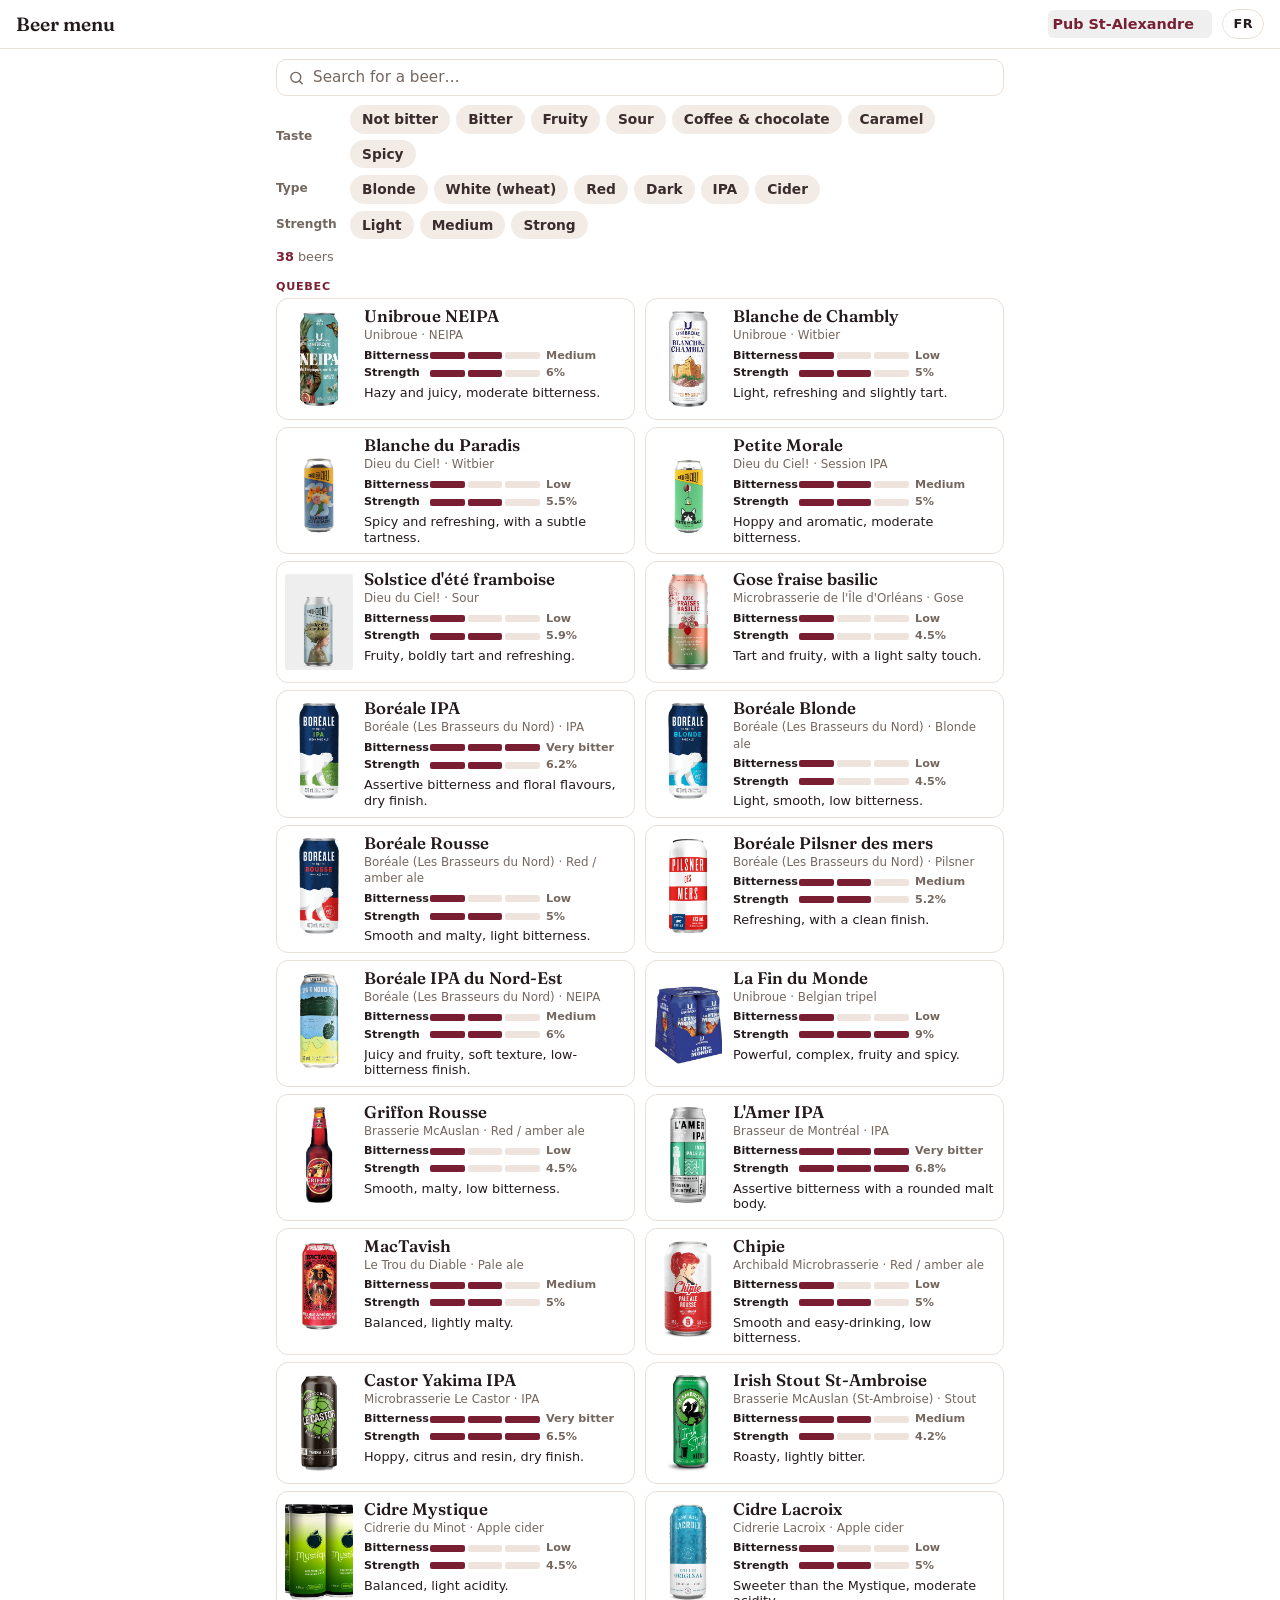
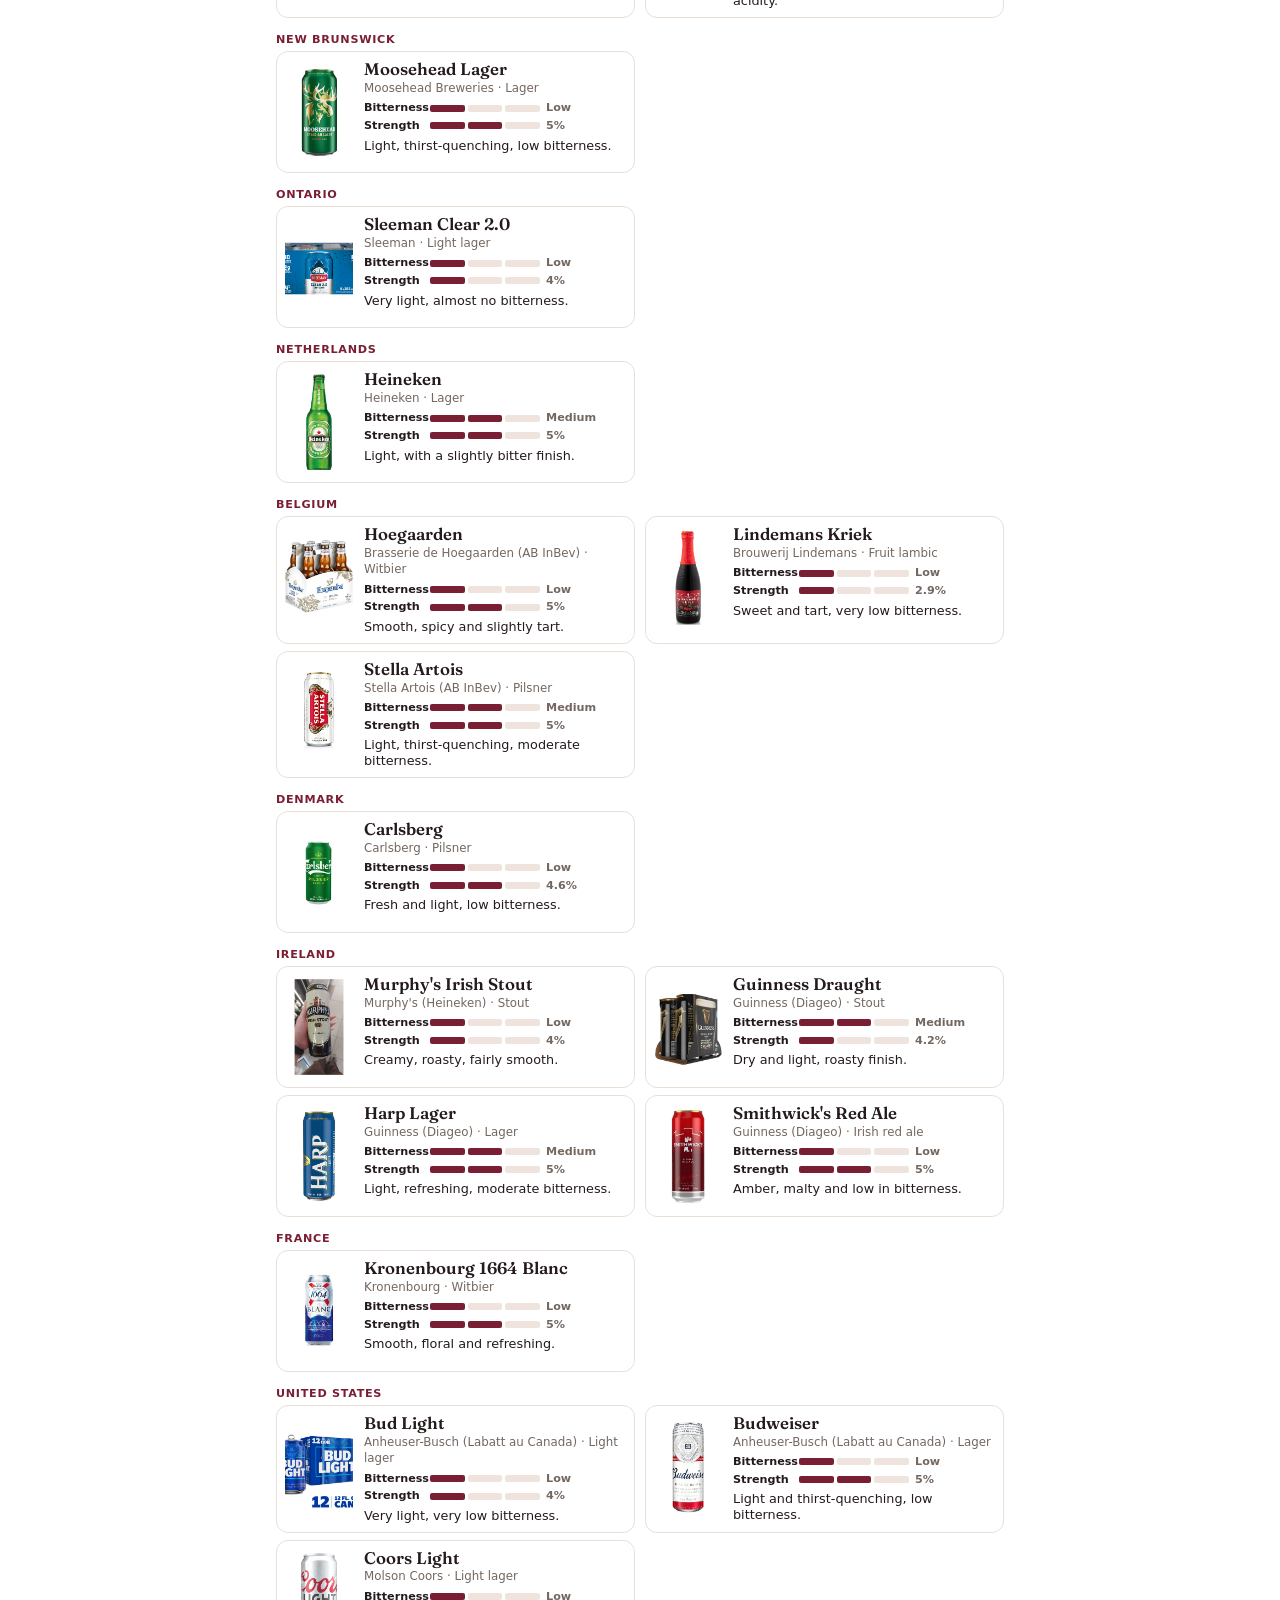
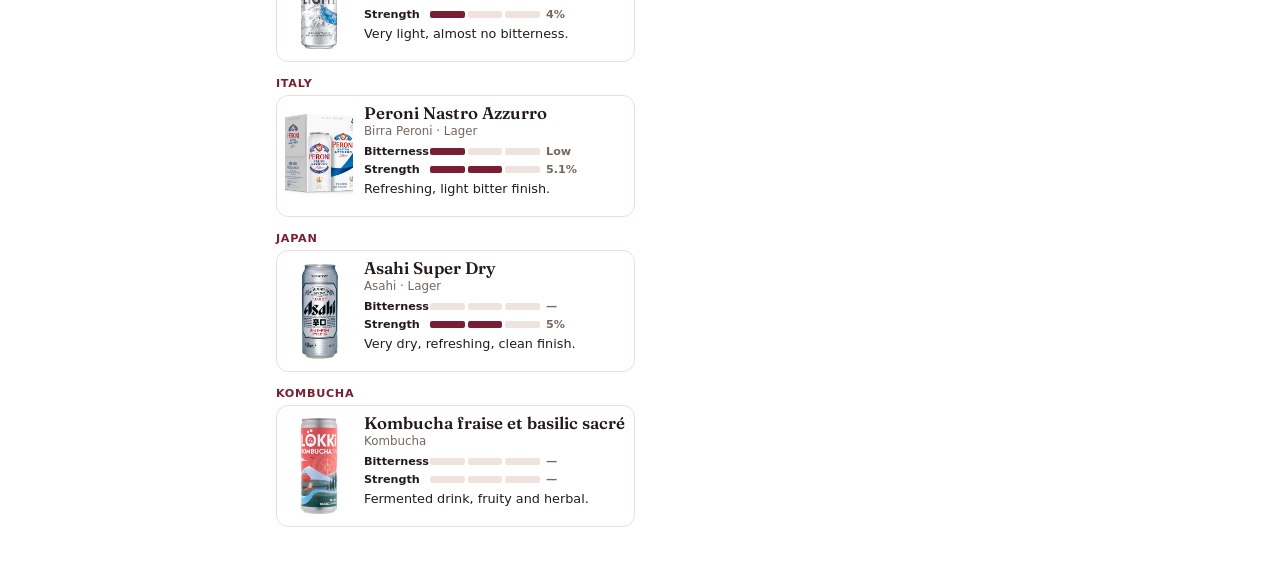
<file: index.html>
<!doctype html>
<html lang="fr-CA">
<head>
  <meta charset="utf-8">
  <meta name="viewport" content="width=device-width, initial-scale=1, viewport-fit=cover">
  <title>Carte des bières</title>
  <meta name="description" content="Les bières du pub : goût, amertume, force et accords, d’un coup d’œil.">
  <meta name="theme-color" content="#7a1f33">
  <meta name="apple-mobile-web-app-capable" content="yes">
  <meta name="mobile-web-app-capable" content="yes">
  <link rel="manifest" href="manifest.webmanifest">
  <link rel="icon" href="icons/icon.svg" type="image/svg+xml">
  <link rel="apple-touch-icon" href="icons/icon-192.png">
  <link rel="preconnect" href="https://fonts.googleapis.com">
  <link rel="preconnect" href="https://fonts.gstatic.com" crossorigin>
  <link rel="stylesheet" href="https://fonts.googleapis.com/css2?family=Fraunces:opsz,wght@9..144,600&display=swap">
  <link rel="stylesheet" href="css/app.css">
  <script type="module" src="js/public.js"></script>
</head>
<body>
  <div id="app"><div class="loading">Chargement…</div></div>
</body>
</html>
</file>
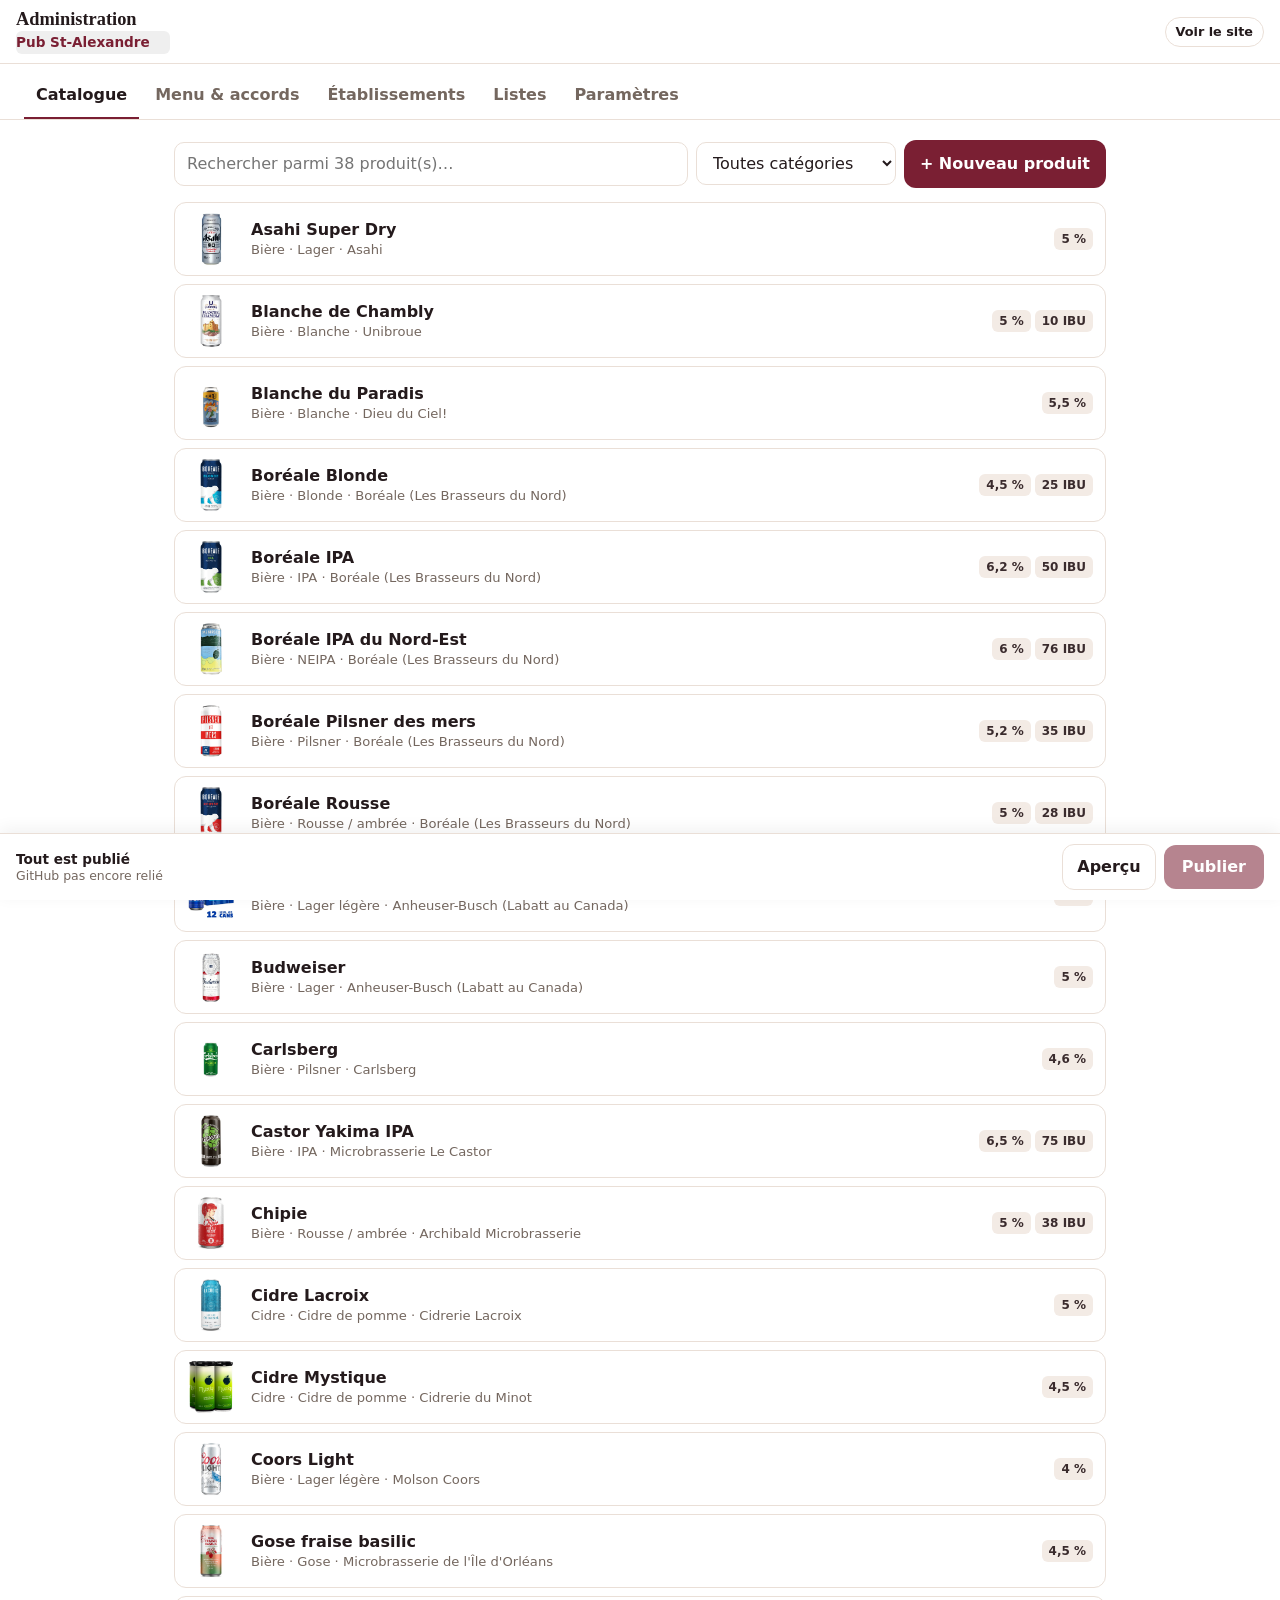
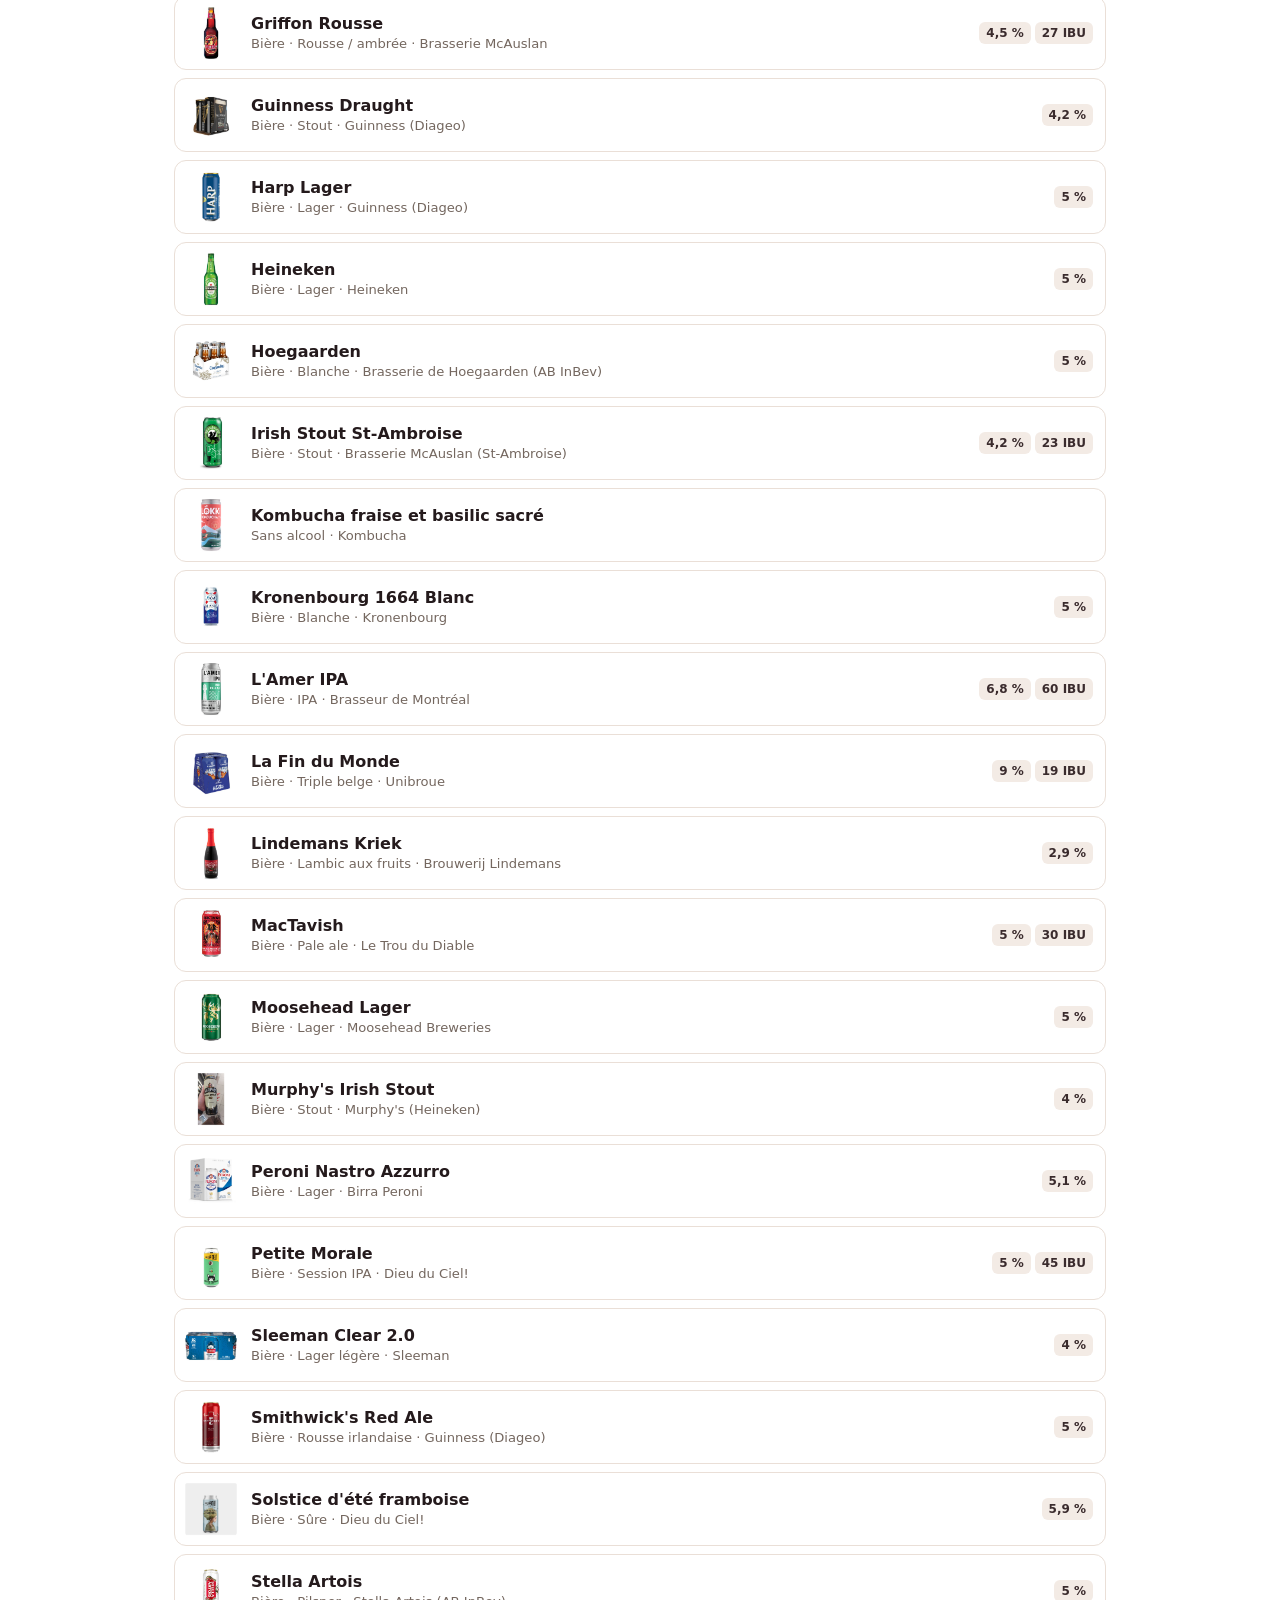
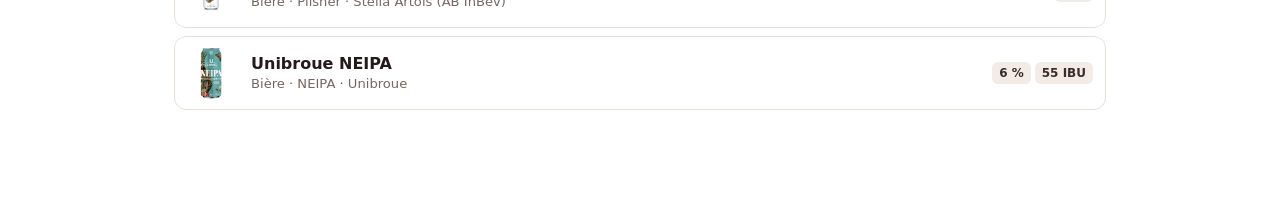
<file: admin.html>
<!doctype html>
<html lang="fr-CA">
<head>
  <meta charset="utf-8">
  <meta name="viewport" content="width=device-width, initial-scale=1, viewport-fit=cover">
  <meta name="robots" content="noindex, nofollow">
  <title>Administration du catalogue</title>
  <meta name="theme-color" content="#a85a0c">
  <link rel="icon" href="icons/icon.svg" type="image/svg+xml">
  <link rel="apple-touch-icon" href="icons/icon-192.png">
  <link rel="stylesheet" href="css/app.css">
  <link rel="stylesheet" href="css/admin.css">
  <script type="module" src="js/admin.js"></script>
</head>
<body class="admin">
  <div id="admin"><div class="loading">Chargement…</div></div>
</body>
</html>
</file>
<file: css/app.css>
/* ===== Jetons de couleur ===== */
:root {
  color-scheme: light;
  --bg: #ffffff;
  --surface: #ffffff;
  --surface-2: #faf1ea;
  --text: #241a1c;
  --muted: #74675f;
  --border: #eadfd7;
  --accent: #7a1f33;
  --accent-strong: #5f1627;
  --accent-ink: #ffffff;
  --accent-soft: #faf1ea;
  --chip: #f3ebe5;
  --chip-text: #3a2b2d;
  --seg: #eee4dd;
  --seg-on: #7a1f33;
  --ok: #2f7a4b;
  --warn: #9a6a00;
  --danger: #b3261e;
  --shadow: 0 1px 2px rgb(60 20 30 / .06), 0 4px 16px rgb(60 20 30 / .07);
  --radius: 14px;
  --radius-sm: 10px;
  --font: system-ui, -apple-system, "Segoe UI", Roboto, "Helvetica Neue", Arial, sans-serif;
  --font-display: Fraunces, ui-serif, Georgia, serif;

  --c-biere: #d38b16;
  --c-cidre: #6f9a2e;
  --c-vin: #8f2747;
  --c-spiritueux: #8a5a35;
  --c-cocktail: #1f8a8a;
  --c-sans-alcool: #3f6fb0;
}
@media (prefers-color-scheme: dark) {
  :root:not([data-theme="light"]) {
    color-scheme: dark;
    --bg: #161112;
    --surface: #201819;
    --surface-2: #2a2021;
    --text: #f4ebe6;
    --muted: #b4a59d;
    --border: #3b2f30;
    --accent: #eb9aab;
    --accent-strong: #f4b5c2;
    --accent-ink: #ffffff;
    --accent-soft: #2a2021;
    --chip: #2f2526;
    --chip-text: #eee2dc;
    --seg: #3d3132;
    --seg-on: #c4566f;
    --ok: #67c08a;
    --warn: #e2b44a;
    --danger: #ff8a80;
    --shadow: 0 1px 2px rgb(0 0 0 / .3), 0 6px 20px rgb(0 0 0 / .3);
  }
}
:root[data-theme="dark"] {
  color-scheme: dark;
  --bg: #161112; --surface: #201819; --surface-2: #2a2021; --text: #f4ebe6; --muted: #b4a59d;
  --border: #3b2f30; --accent: #eb9aab; --accent-strong: #f4b5c2; --accent-ink: #ffffff; --accent-soft: #2a2021;
  --chip: #2f2526; --chip-text: #eee2dc; --seg: #3d3132; --seg-on: #c4566f; --ok: #67c08a; --warn: #e2b44a; --danger: #ff8a80;
}

/* ===== Base ===== */
*, *::before, *::after { box-sizing: border-box; }
html { -webkit-text-size-adjust: 100%; }
body {
  margin: 0;
  background: var(--bg);
  color: var(--text);
  font: 16px/1.4 var(--font);
  -webkit-font-smoothing: antialiased;
}
button, input, select, textarea { font: inherit; color: inherit; }
button { cursor: pointer; }
img { max-width: 100%; display: block; }
[hidden] { display: none !important; }
:focus-visible { outline: 2.5px solid var(--accent); outline-offset: 2px; }
.muted { color: var(--muted); }

/* Remplissage des boutons actifs : le vin, même en mode sombre. */
.puce[aria-pressed="true"], .chip[aria-pressed="true"] { background: #7a1f33; border-color: #7a1f33; color: #fff; }

/* ===== Barre du haut ===== */
.topbar {
  position: sticky; top: 0; z-index: 20;
  display: flex; align-items: center; gap: 10px;
  padding: 9px 16px;
  background: color-mix(in srgb, var(--bg) 90%, transparent);
  backdrop-filter: blur(10px);
  -webkit-backdrop-filter: blur(10px);
  border-bottom: 1px solid var(--border);
}
.topbar h1 {
  flex: 1; min-width: 0; margin: 0;
  font: 600 1.2rem/1.15 var(--font-display);
  white-space: nowrap; overflow: hidden; text-overflow: ellipsis;
}
.etab-select {
  appearance: none; -webkit-appearance: none;
  max-width: 48%; padding: 4px 18px 4px 4px; border: 0; border-radius: 6px;
  background: transparent linear-gradient(45deg, transparent 50%, currentColor 50%) no-repeat calc(100% - 9px) 55% / 5px 5px,
    linear-gradient(135deg, currentColor 50%, transparent 50%) no-repeat calc(100% - 4px) 55% / 5px 5px;
  color: var(--accent); font-weight: 700; font-size: .9rem;
  text-overflow: ellipsis;
}
.etab-select option { color: var(--text); background: var(--surface); }
.etab-select.inline { display: block; max-width: 100%; margin-top: 1px; padding: 2px 20px 2px 0; font-size: .85rem; }
.etab-nom { color: var(--accent); font-weight: 700; font-size: .9rem; }
.btn-lang {
  flex: none; border: 1px solid var(--border); background: var(--surface); border-radius: 999px;
  padding: 5px 10px; font-weight: 700; font-size: .8rem; letter-spacing: .5px;
}
/* utilisé par l'admin */
.brand { min-width: 0; flex: 1; }
.brand h1 { margin: 0; font: 600 1.2rem/1.15 var(--font-display); white-space: nowrap; overflow: hidden; text-overflow: ellipsis; }
.brand .sub { font-size: .8rem; color: var(--muted); white-space: nowrap; overflow: hidden; text-overflow: ellipsis; }

/* ===== Boutons communs ===== */
.btn-primary { padding: 13px 16px; border-radius: 12px; border: 0; background: #7a1f33; color: #fff; font-weight: 700; }
.btn-primary:disabled { opacity: .55; }
.btn-ghost { padding: 13px 16px; border-radius: 12px; border: 1px solid var(--border); background: var(--surface); font-weight: 600; }
.icon-btn { width: 40px; height: 40px; border-radius: 999px; border: 1px solid var(--border); background: var(--surface); display: grid; place-items: center; padding: 0; }
.icon-btn svg { width: 20px; height: 20px; }
.link-btn { border: 0; background: none; color: var(--accent); font-weight: 700; padding: 4px 6px; font-size: .82rem; }
.stat { font-size: .75rem; font-weight: 600; padding: 3px 7px; border-radius: 6px; background: var(--chip); color: var(--chip-text); }
.chips { display: flex; flex-wrap: wrap; gap: 8px; padding: 0 0 16px; }
.chip {
  display: inline-flex; align-items: center; gap: 6px;
  padding: 8px 12px; border-radius: 999px; border: 1px solid transparent;
  background: var(--chip); color: var(--chip-text); font-size: .9rem; line-height: 1.2;
}
.et { font-size: .7rem; font-weight: 800; color: var(--accent); text-transform: uppercase; letter-spacing: .4px; }

/* ===== Page de la carte ===== */
.corps { max-width: 760px; margin: 0 auto; padding: 6px 16px 40px; }
.modes { display: flex; gap: 4px; max-width: 728px; margin: 8px auto 0; padding: 3px; border-radius: 11px; background: var(--chip); width: calc(100% - 32px); }
.mode { flex: 1; padding: 6px; border: 0; border-radius: 8px; background: none; font-weight: 700; font-size: .92rem; color: var(--muted); }
.mode[aria-pressed="true"] { background: var(--surface); color: var(--text); box-shadow: var(--shadow); }

.search { position: relative; display: block; margin-top: 4px; }
.search svg { position: absolute; left: 12px; top: 50%; width: 17px; height: 17px; transform: translateY(-50%); color: var(--muted); pointer-events: none; }
.search input { width: 100%; padding: 7px 12px 7px 36px; border-radius: 10px; border: 1px solid var(--border); background: var(--surface); font-size: .95rem; }
.search input::placeholder { color: var(--muted); }

/* Rangées de boutons */
.rangees { display: flex; flex-direction: column; gap: 5px; margin: 8px -16px 0; }
.rangee { display: flex; align-items: center; }
.rangee-titre { flex: none; width: 66px; padding-left: 16px; font-size: .68rem; line-height: 1.15; font-weight: 800; color: var(--muted); }
.rangee-puces { display: flex; gap: 6px; overflow-x: auto; padding: 1px 16px 1px 0; scrollbar-width: none; flex: 1; min-width: 0; }
.rangee-puces::-webkit-scrollbar { display: none; }
.puce {
  flex: none; padding: 5px 11px; border-radius: 999px; border: 1px solid transparent;
  background: var(--chip); color: var(--chip-text); font-size: .86rem; font-weight: 600; line-height: 1.2;
  white-space: nowrap;
}
.puce:disabled { opacity: .38; cursor: default; }

.meta { display: flex; align-items: center; justify-content: space-between; min-height: 26px; margin: 4px 0 2px; font-size: .8rem; color: var(--muted); }
.meta b { color: var(--accent); }

/* Liste */
.groupe-titre { margin: 8px 0 5px; font: 800 .7rem var(--font); letter-spacing: .7px; text-transform: uppercase; color: var(--accent); }
.carte {
  display: flex; gap: 11px; width: 100%; margin: 0 0 7px; padding: 8px; text-align: left;
  border: 1px solid var(--border); border-radius: 12px; background: var(--surface); color: inherit;
}
.carte:active { background: var(--surface-2); }
.carte-photo { flex: none; width: 68px; height: 104px; border-radius: 8px; overflow: hidden; background: #fff; }
.carte-photo img, .semb-photo img, .fiche-photo img { width: 100%; height: 100%; object-fit: cover; }
.carte-texte { flex: 1; min-width: 0; }
.carte-nom { font: 600 1.05rem/1.12 var(--font-display); }
.carte-sous { margin: 1px 0 4px; font-size: .74rem; color: var(--muted); }
.carte-note, .carte-raison {
  margin-top: 4px; font-size: .8rem; line-height: 1.22;
  display: -webkit-box; -webkit-box-orient: vertical; -webkit-line-clamp: 3; overflow: hidden;
}
.carte-raison { color: var(--text); font-style: italic; }

/* Jauges en trois cases */
.seg { display: flex; gap: 3px; }
.seg i { flex: 1; height: 9px; border-radius: 2px; background: var(--seg); }
.seg i.on { background: var(--seg-on); }
.jauges { display: grid; grid-template-columns: 60px 1fr 80px; gap: 2px 6px; align-items: center; font-size: .7rem; font-weight: 700; }
.jauges .seg i { height: 7px; }
.jauges .val { font-weight: 600; color: var(--muted); white-space: nowrap; }

.ph {
  --ph: var(--c-biere);
  display: grid; place-items: center; width: 100%; height: 100%;
  background: radial-gradient(120% 90% at 30% 20%, color-mix(in srgb, var(--ph) 26%, #fff), color-mix(in srgb, var(--ph) 10%, #fff));
  color: color-mix(in srgb, var(--ph) 80%, #241a1c);
}
.ph svg { width: 56%; height: 56%; }
.ph-biere { --ph: var(--c-biere); } .ph-cidre { --ph: var(--c-cidre); } .ph-vin { --ph: var(--c-vin); }
.ph-spiritueux { --ph: var(--c-spiritueux); } .ph-cocktail { --ph: var(--c-cocktail); } .ph-sans-alcool { --ph: var(--c-sans-alcool); }

.empty { text-align: center; padding: 40px 16px; color: var(--muted); }
.empty strong { display: block; color: var(--text); font-size: 1.05rem; margin-bottom: 4px; }

/* Mode « Par plat » */
.intro { margin: 6px 0 0; font-size: .88rem; color: var(--muted); }
.plat { border-bottom: 1px solid var(--border); }
.plat-titre {
  display: flex; align-items: center; justify-content: space-between; gap: 10px; width: 100%;
  padding: 11px 4px; border: 0; background: none; text-align: left; font-weight: 600;
}
.plat-titre[aria-expanded="true"] { color: var(--accent); }
.plat-nb { flex: none; min-width: 22px; height: 22px; padding: 0 6px; border-radius: 999px; background: var(--chip); color: var(--chip-text); font-size: .75rem; line-height: 22px; text-align: center; }
.plat-accords { padding: 0 0 8px; }

/* ===== Fiche ===== */
dialog.detail {
  padding: 0; border: 0; margin: 0; width: 100%; max-width: 100%; height: 100%; max-height: 100%;
  background: var(--bg); color: var(--text); overflow: hidden;
}
dialog.detail::backdrop { background: rgb(20 10 12 / .55); }
.detail-inner { height: 100%; overflow-y: auto; overscroll-behavior: contain; }

.fiche-bande { position: relative; min-height: 164px; padding: 16px 132px 14px 16px; color: #fff; }
.fiche-bande.clair { color: #241a1c; }
.fiche-bande h2 { margin: 0; font: 600 1.7rem/1.05 var(--font-display); overflow-wrap: anywhere; }
.fiche-sous { margin-top: 5px; font-size: .85rem; opacity: .92; }
.fiche-photo {
  position: absolute; right: 16px; top: 44px; width: 102px; height: 156px;
  border-radius: 12px; overflow: hidden; background: #fff; box-shadow: 0 6px 18px rgb(0 0 0 / .25);
}
.fiche-x {
  position: absolute; right: 10px; top: 8px; z-index: 1; width: 32px; height: 32px; padding: 0;
  display: grid; place-items: center; border: 0; border-radius: 50%; background: rgb(0 0 0 / .45); color: #fff;
}
.fiche-x svg { width: 17px; height: 17px; }

.fiche-corps {
  display: flex; flex-direction: column; gap: 11px;
  max-width: 760px; margin: 0 auto; padding: 44px 16px calc(24px + env(safe-area-inset-bottom));
}
.tuiles { display: grid; grid-template-columns: 1fr 1fr; gap: 8px; }
.tuile { display: block; padding: 8px 11px; border: 0; border-radius: 12px; background: var(--surface-2); text-align: left; }
.tuile b { display: block; margin-top: 2px; font-size: 1.22rem; line-height: 1.1; }
.tuile small { font-size: .72rem; font-weight: 600; color: var(--muted); }
.tuile .seg { margin-top: 6px; }
.indispo { font-size: .82rem; font-weight: 700; color: var(--danger); }
.fiche-note { margin: 0; font-size: 1.02rem; line-height: 1.3; }
.fiche-style { padding: 8px 11px; border-radius: 10px; background: var(--chip); }
.fiche-style p { margin: 2px 0 0; font-size: .9rem; line-height: 1.3; }
.fiche-bloc .et { margin-bottom: 5px; }
.puces { display: flex; flex-wrap: wrap; gap: 6px; }
.raison { margin-top: 5px; font-size: .84rem; line-height: 1.25; color: var(--muted); }
.semb { display: flex; gap: 8px; }
.semb-b { flex: 1; min-width: 0; padding: 0; border: 0; background: none; text-align: left; }
.semb-photo { height: 62px; border: 1px solid var(--border); border-radius: 8px; overflow: hidden; background: #fff; }
.semb-b span { display: block; margin-top: 3px; font-size: .74rem; font-weight: 700; line-height: 1.12; }

/* Mots expliqués */
.mot {
  display: inline; padding: 0; border: 0; border-bottom: 2px dotted var(--accent); border-radius: 0;
  background: none; color: inherit; font: inherit; font-weight: 700; line-height: inherit; text-align: inherit;
}
.feuille-zone { position: absolute; inset: 0; z-index: 5; }
.feuille-fond { position: absolute; inset: 0; background: rgb(20 10 12 / .45); }
.feuille {
  position: absolute; left: 0; right: 0; bottom: 0; max-height: 80%; overflow-y: auto;
  padding: 16px 18px calc(22px + env(safe-area-inset-bottom));
  border-radius: 20px 20px 0 0; background: var(--surface); box-shadow: 0 -8px 30px rgb(0 0 0 / .25);
  animation: monte .18s ease-out;
}
@keyframes monte { from { transform: translateY(30px); opacity: 0; } }
@media (prefers-reduced-motion: reduce) { .feuille { animation: none; } }
.feuille-tete { display: flex; align-items: flex-start; justify-content: space-between; gap: 10px; }
.feuille h3 { margin: 4px 0 6px; font: 600 1.5rem/1.1 var(--font-display); }
.feuille .icon-btn { width: 34px; height: 34px; flex: none; }
.feuille p { margin: 0 0 10px; font-size: 1rem; line-height: 1.35; }
.feuille-ex { padding: 10px 12px; border-radius: 12px; background: var(--surface-2); font-size: .9rem; line-height: 1.3; }
.feuille-ex .et { margin-bottom: 2px; }

/* Recette (cocktails) */
.recipe { background: var(--surface); border: 1px solid var(--border); border-radius: var(--radius); padding: 14px 16px; }
.recipe-meta { display: grid; grid-template-columns: repeat(auto-fit, minmax(110px, 1fr)); gap: 8px; margin-bottom: 12px; }
.stat-box { background: var(--surface); border: 1px solid var(--border); border-radius: var(--radius-sm); padding: 9px 11px; }
.stat-box .k { font-size: .7rem; text-transform: uppercase; letter-spacing: .5px; color: var(--muted); }
.stat-box .v { font-weight: 700; font-size: .98rem; line-height: 1.25; }
.ingredients { list-style: none; margin: 0 0 12px; padding: 0; }
.ingredients li { display: flex; gap: 12px; padding: 7px 0; border-bottom: 1px dashed var(--border); }
.ingredients li:last-child { border-bottom: 0; }
.ingredients .qty { min-width: 88px; font-weight: 700; color: var(--accent); }
.steps { margin: 0 0 8px; padding-left: 22px; }
.steps li { margin-bottom: 6px; }
.recipe h4 { margin: 14px 0 6px; font-size: .8rem; text-transform: uppercase; letter-spacing: .6px; color: var(--muted); }
.team-note { background: var(--surface-2); border-radius: 10px; padding: 10px 12px; }

/* ===== Bandeaux et états ===== */
.banner { display: flex; align-items: center; justify-content: space-between; gap: 10px; padding: 8px 16px; background: var(--warn); color: #1e1400; font-size: .85rem; font-weight: 600; }
.banner a, .banner button { color: inherit; background: rgb(255 255 255 / .35); border: 0; border-radius: 8px; padding: 4px 10px; font-weight: 700; text-decoration: none; }
.loading, .error-box { padding: 60px 16px; text-align: center; color: var(--muted); }

/* ===== Écrans larges ===== */
@media (min-width: 760px) {
  .rangee-titre { width: 90px; font-size: .76rem; }
  .rangee-puces { flex-wrap: wrap; overflow: visible; }
  .liste .groupe { display: grid; grid-template-columns: 1fr 1fr; gap: 0 10px; }
  .liste .groupe-titre { grid-column: 1 / -1; }
  dialog.detail {
    margin: auto; width: min(560px, 92vw); height: min(90vh, 900px); border-radius: 18px; box-shadow: 0 20px 60px rgb(0 0 0 / .35);
  }
}
</file>
<file: css/admin.css>
/* ===== Administration ===== */
body.admin { padding-bottom: calc(84px + env(safe-area-inset-bottom)); }
body.admin.editing { padding-bottom: 0; }
.admin .topbar { gap: 8px; }
.admin .btn-lang { text-decoration: none; color: var(--text); white-space: nowrap; letter-spacing: 0; }
.admin .brand h1 { font-size: 1.15rem; }

.tabs { display: flex; gap: 4px; overflow-x: auto; padding: 10px 16px 0; border-bottom: 1px solid var(--border); scrollbar-width: none; }
.tabs::-webkit-scrollbar { display: none; }
.tab {
  flex: none; border: 0; background: none; padding: 10px 12px; font-weight: 600; color: var(--muted);
  border-bottom: 3px solid transparent; margin-bottom: -1px;
}
.tab[aria-current="page"] { color: var(--text); border-bottom-color: var(--accent); }

.notice {
  display: flex; align-items: center; justify-content: space-between; gap: 10px;
  margin: 12px 16px 0; padding: 10px 14px; border-radius: 10px;
  background: var(--accent-soft); font-size: .9rem;
}
.admin-main { padding: 16px; max-width: 980px; margin: 0 auto; }
.section-title { font: 600 1.15rem var(--font-display); margin: 22px 0 10px; }

.input {
  width: 100%; min-width: 0; padding: 10px 12px; border-radius: 10px;
  border: 1px solid var(--border); background: var(--surface); color: var(--text);
}
textarea.input { resize: vertical; line-height: 1.4; }
.input.small { padding: 7px 10px; font-size: .9rem; }
.input.invalid { border-color: var(--danger); box-shadow: 0 0 0 2px color-mix(in srgb, var(--danger) 25%, transparent); }
select.input { padding-right: 8px; }

.admin-toolbar { display: flex; gap: 8px; align-items: center; margin-bottom: 14px; }
.admin-toolbar > .input { flex: 1; }
.admin-toolbar > select.input { flex: 0 1 200px; }
.admin-toolbar .btn-primary { flex: none; }
.admin-toolbar.wrap { flex-wrap: wrap; }
.btn-primary.sm, .btn-ghost.sm, .btn-danger.sm { padding: 7px 12px; font-size: .88rem; border-radius: 9px; }
.btn-danger { padding: 13px 16px; border-radius: 12px; border: 1px solid color-mix(in srgb, var(--danger) 45%, var(--border)); background: var(--surface); color: var(--danger); font-weight: 600; }
.btn-ai {
  border: 1px dashed var(--border); background: var(--surface-2); color: var(--muted);
  border-radius: 10px; padding: 8px 12px; font-size: .85rem;
}
.btn-ai:disabled { cursor: not-allowed; }
.icon-btn.sm { width: 32px; height: 32px; font-size: .9rem; }
.icon-btn.sm svg { width: 16px; height: 16px; }
.spacer { flex: 1; }

/* Liste du catalogue */
.rows { display: flex; flex-direction: column; gap: 8px; }
.row {
  display: flex; align-items: center; gap: 12px; text-align: left; width: 100%;
  padding: 8px 12px 8px 8px; border-radius: 12px; border: 1px solid var(--border); background: var(--surface); color: inherit;
}
.row:hover { border-color: var(--accent); }
.row-thumb { flex: none; width: 56px; height: 56px; border-radius: 9px; overflow: hidden; }
.row-thumb img { width: 100%; height: 100%; object-fit: cover; }
.row-thumb .ph svg { width: 60%; height: 60%; }
.row-main { flex: 1; min-width: 0; }
.row-title { font-weight: 700; }
.row-sub { font-size: .82rem; color: var(--muted); white-space: nowrap; overflow: hidden; text-overflow: ellipsis; }
.row-tags { display: flex; flex-wrap: wrap; justify-content: flex-end; gap: 4px; max-width: 40%; }
.stat.off { background: color-mix(in srgb, var(--danger) 14%, var(--surface)); color: var(--danger); }

/* Éditeur */
.editor-head { display: flex; align-items: center; gap: 12px; margin-bottom: 14px; flex-wrap: wrap; }
.editor-head h2 { flex: 1; margin: 0; font: 600 1.35rem var(--font-display); min-width: 160px; }
.form-card {
  background: var(--surface); border: 1px solid var(--border); border-radius: var(--radius);
  padding: 16px; margin-bottom: 14px;
}
.form-card h3 { margin: 0 0 12px; font: 600 1.05rem var(--font-display); }
.form-card.soon { background: var(--surface-2); border-style: dashed; }
.field { display: flex; flex-direction: column; gap: 6px; margin-bottom: 14px; min-width: 0; }
.field:last-child { margin-bottom: 0; }
.field .label, .img-slot .label { font-size: .82rem; font-weight: 700; color: var(--muted); }
.form-card .hint, .field .hint { font-size: .8rem; color: var(--muted); }
.grid2, .grid3 { display: grid; grid-template-columns: 1fr; gap: 0 12px; }
.bi { display: flex; gap: 8px; align-items: flex-start; }
.bi + .bi { margin-top: 6px; }
.lang-tag { flex: none; width: 30px; margin-top: 9px; font-size: .7rem; font-weight: 800; text-align: center; color: var(--accent); }
.lang-tag.en { color: var(--muted); }
.picker .chips { padding-bottom: 8px; }
.add-inline { display: flex; gap: 6px; max-width: 420px; }
.add-inline .input { flex: 1; }

.toggles { display: flex; flex-wrap: wrap; gap: 10px 24px; margin-top: 4px; }
.switch { display: inline-flex; align-items: center; gap: 10px; cursor: pointer; font-weight: 600; }
.switch input { position: absolute; opacity: 0; width: 1px; height: 1px; }
.switch .track { width: 44px; height: 26px; border-radius: 999px; background: var(--chip); border: 1px solid var(--border); position: relative; transition: background .15s; flex: none; }
.switch .track::after { content: ""; position: absolute; top: 2px; left: 2px; width: 20px; height: 20px; border-radius: 50%; background: var(--surface); box-shadow: 0 1px 3px rgb(0 0 0 / .25); transition: transform .15s; }
.switch input:checked + .track { background: var(--accent); border-color: var(--accent); }
.switch input:checked + .track::after { transform: translateX(18px); }
.switch input:focus-visible + .track { outline: 2.5px solid var(--accent); outline-offset: 2px; }

.seg { display: inline-flex; align-self: flex-start; max-width: 100%; border: 1px solid var(--border); border-radius: 10px; overflow: hidden; }
.seg button { border: 0; background: var(--surface); padding: 7px 14px; font-weight: 600; font-size: .88rem; }
.seg button + button { border-left: 1px solid var(--border); }
.seg button[aria-pressed="true"] { background: var(--accent); color: var(--accent-ink); }

.img-slot { display: flex; flex-direction: column; gap: 8px; margin-bottom: 14px; }
.img-box { aspect-ratio: 4 / 3; border-radius: 12px; overflow: hidden; border: 1px solid var(--border); background: var(--surface-2); }
.img-box img { width: 100%; height: 100%; object-fit: contain; }
.img-btns { display: flex; gap: 8px; flex-wrap: wrap; }

.ingr-list { display: flex; flex-direction: column; gap: 10px; }
.ingr-row {
  display: grid; grid-template-columns: 70px 1fr auto; gap: 6px; align-items: start;
  padding: 10px; border: 1px solid var(--border); border-radius: 10px; background: var(--surface-2);
}
.ingr-row .qty { text-align: center; }
.ingr-names { grid-column: 1 / -1; grid-row: 2; display: flex; flex-direction: column; gap: 6px; }
.ingr-fr { position: relative; }
.ingr-fr .input { padding-right: 52px; }
.link-badge { position: absolute; right: 8px; top: 50%; transform: translateY(-50%); font-size: .7rem; font-weight: 700; padding: 2px 7px; border-radius: 6px; background: color-mix(in srgb, var(--ok) 18%, var(--surface)); color: var(--ok); }
.link-badge[hidden] { display: none; }
.ingr-btns { display: flex; gap: 4px; }

.editor-actions {
  position: sticky; bottom: 0; z-index: 10;
  display: flex; gap: 8px; align-items: center; flex-wrap: wrap;
  margin: 0 -16px; padding: 12px 16px calc(12px + env(safe-area-inset-bottom));
  background: color-mix(in srgb, var(--bg) 92%, transparent); backdrop-filter: blur(8px); -webkit-backdrop-filter: blur(8px);
  border-top: 1px solid var(--border);
}
.editor-actions { justify-content: flex-end; }
.editor-actions .btn-primary { flex: 0 1 220px; }
.editor-actions button { padding: 11px 16px; }
.editor-extra { display: flex; gap: 8px; flex-wrap: wrap; justify-content: space-between; margin: 4px 0 18px; }
@media (max-width: 719px) { .editor-actions .btn-primary { flex: 1; } }

/* Menu & accords */
.plat-admin summary { cursor: pointer; }
.plat-admin[open] summary { margin-bottom: 12px; }
.accord-admin { padding: 10px; margin-bottom: 10px; border: 1px solid var(--border); border-radius: 10px; background: var(--surface-2); }
.accord-tete { display: flex; gap: 8px; align-items: center; margin-bottom: 10px; }
.accord-tete .input { flex: 1; }

/* Établissements */
.etab-foot { display: flex; align-items: center; gap: 8px; flex-wrap: wrap; font-size: .85rem; }

/* Listes */
.list-tabs { display: flex; flex-wrap: wrap; gap: 6px; margin-bottom: 14px; }
.vocab-table { display: flex; flex-direction: column; gap: 8px; margin: 12px 0; }
.vocab-row { display: grid; grid-template-columns: 1fr 1fr; gap: 6px; align-items: center; padding: 8px; border-radius: 10px; background: var(--surface-2); border: 1px solid var(--border); }
.vocab-row .usage { font-size: .78rem; color: var(--muted); }
.vocab-btns { display: flex; gap: 4px; justify-content: flex-end; }
.vocab-row.add { background: transparent; border-style: dashed; }
.vocab-extra { grid-column: 1 / -1; display: flex; flex-direction: column; gap: 6px; padding-top: 4px; }
.vocab-extra .field { margin: 0; }

/* Paramètres */
.steps-help { margin: 0 0 14px; padding-left: 20px; font-size: .9rem; }
.steps-help li { margin-bottom: 4px; }
.steps-help a { color: var(--accent); }
.gh-status { margin-top: 10px; font-size: .9rem; }
.gh-status .ok { color: var(--ok); font-weight: 700; }
.gh-status .err { color: var(--danger); font-weight: 600; }

/* Barre de publication */
.publish-bar {
  position: fixed; left: 0; right: 0; bottom: 0; z-index: 30;
  display: flex; align-items: center; gap: 8px;
  padding: 10px 16px calc(10px + env(safe-area-inset-bottom));
  background: var(--surface); border-top: 1px solid var(--border); box-shadow: 0 -4px 16px rgb(0 0 0 / .06);
}
.pub-status { flex: 1; min-width: 0; display: flex; flex-direction: column; font-size: .85rem; line-height: 1.25; }
.pub-status span { color: var(--muted); font-size: .78rem; white-space: nowrap; overflow: hidden; text-overflow: ellipsis; }
.publish-bar .btn-primary { flex: none; padding: 11px 18px; }
.publish-bar .btn-ghost { padding: 11px 14px; }

/* Notifications */
.toasts { position: fixed; left: 50%; bottom: calc(86px + env(safe-area-inset-bottom)); transform: translateX(-50%); z-index: 50; display: flex; flex-direction: column; gap: 8px; width: min(520px, calc(100vw - 32px)); pointer-events: none; }
.toast { padding: 11px 14px; border-radius: 12px; background: var(--text); color: var(--bg); font-size: .9rem; box-shadow: var(--shadow); transition: opacity .3s, transform .3s; }
.toast.ok { background: var(--ok); color: #fff; }
.toast.warn { background: var(--warn); color: #1e1400; }
.toast.error { background: var(--danger); color: #fff; }
.toast.out { opacity: 0; transform: translateY(8px); }

@media (min-width: 720px) {
  .grid2 { grid-template-columns: 1fr 1fr; }
  .grid3 { grid-template-columns: 1fr 1fr 1fr; }
  .ingr-row { grid-template-columns: 80px 140px 1fr auto; }
  .ingr-names { grid-column: auto; grid-row: auto; }
  .vocab-row { grid-template-columns: 1fr 1fr auto 110px auto; }
  .vocab-row:not(:has(select)) { grid-template-columns: 1fr 1fr 110px auto; }
  .vocab-row.add { grid-template-columns: 1fr 1fr auto auto; }
  .vocab-row.add:not(:has(select)) { grid-template-columns: 1fr 1fr auto; }
  .admin-main { padding: 20px 24px; }
  .tabs, .notice { margin-left: 0; margin-right: 0; padding-left: 24px; padding-right: 24px; }
  .notice { margin: 12px 24px 0; padding: 10px 14px; }
  .editor-actions { margin: 0 -24px; padding-left: 24px; padding-right: 24px; }
}
@media (max-width: 719px) {
  .admin-toolbar { flex-wrap: wrap; }
  .admin-toolbar > .input[type="search"] { flex-basis: 100%; }
  .admin-toolbar > select.input { flex: 1; }
  .row-tags { display: none; }
  .vocab-row .usage { grid-column: 1; }
  .vocab-row.add .btn-primary { grid-column: 1 / -1; }
}
</file>
